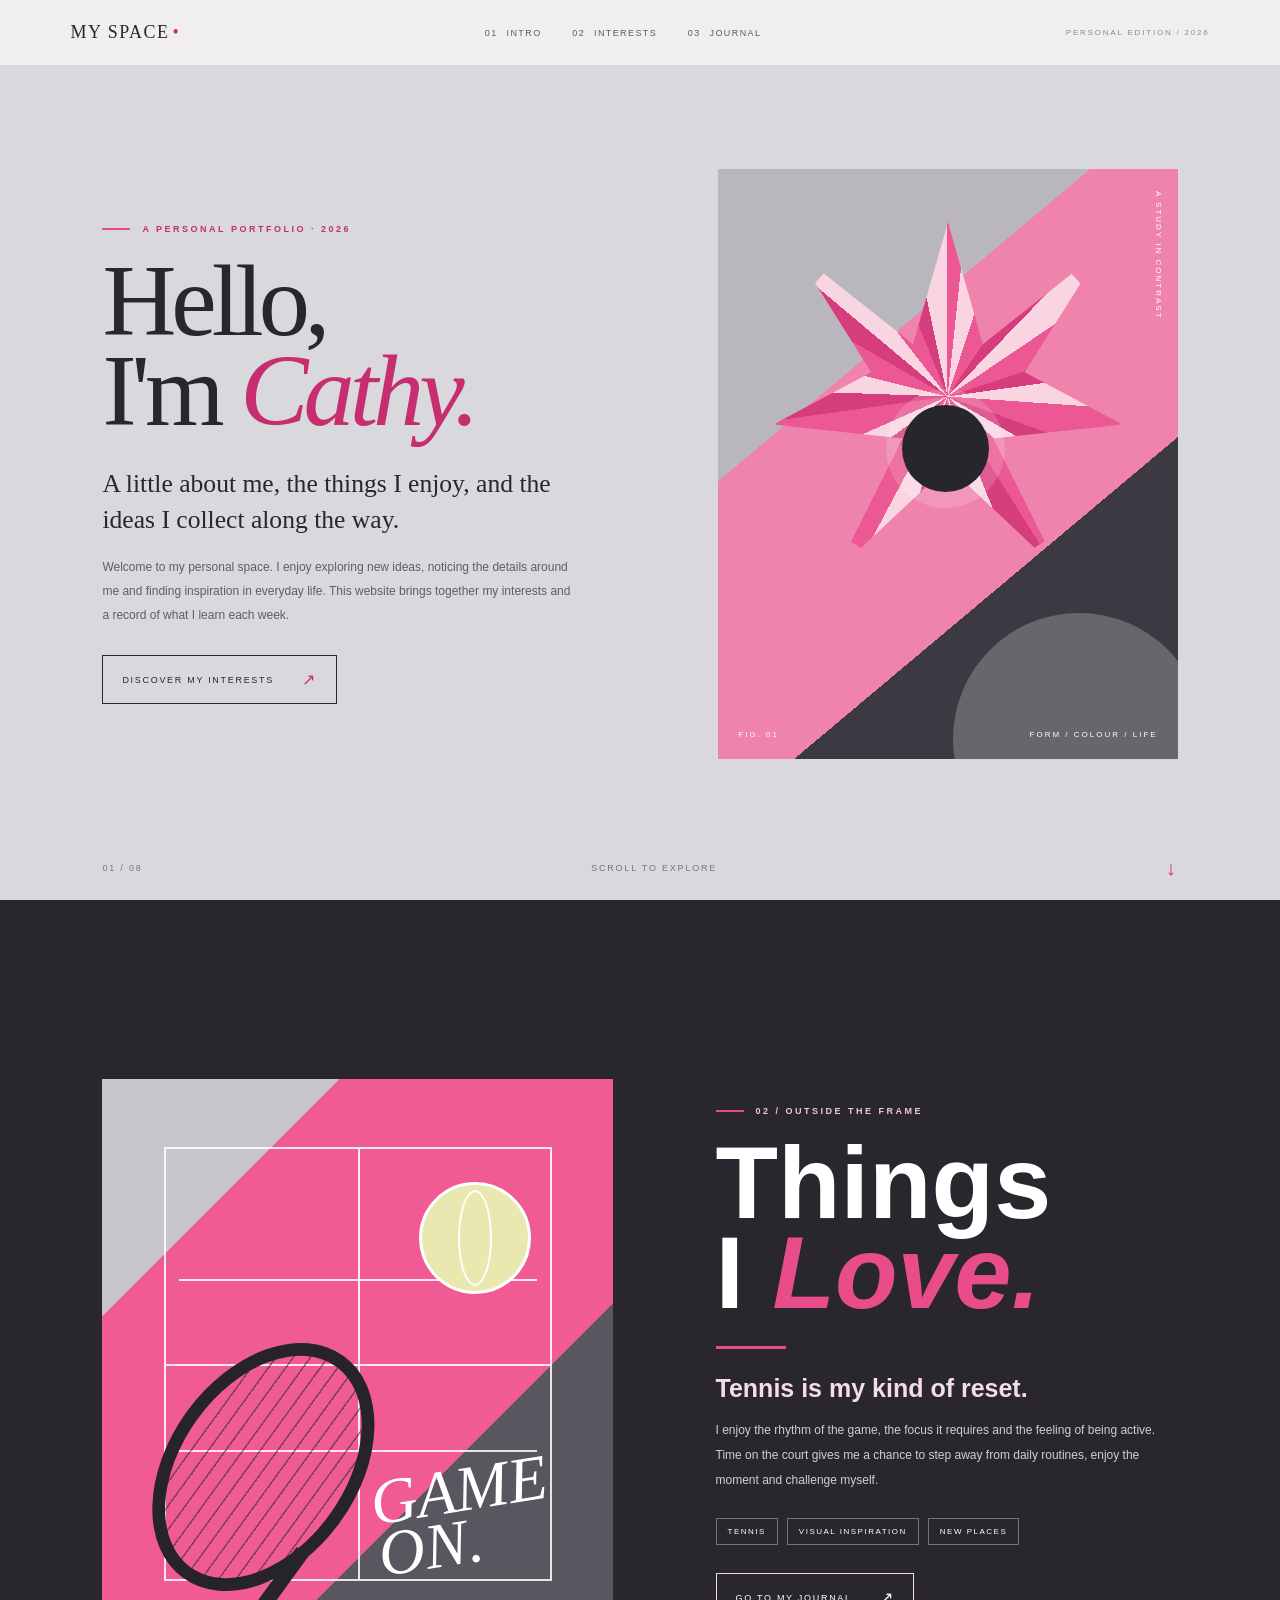
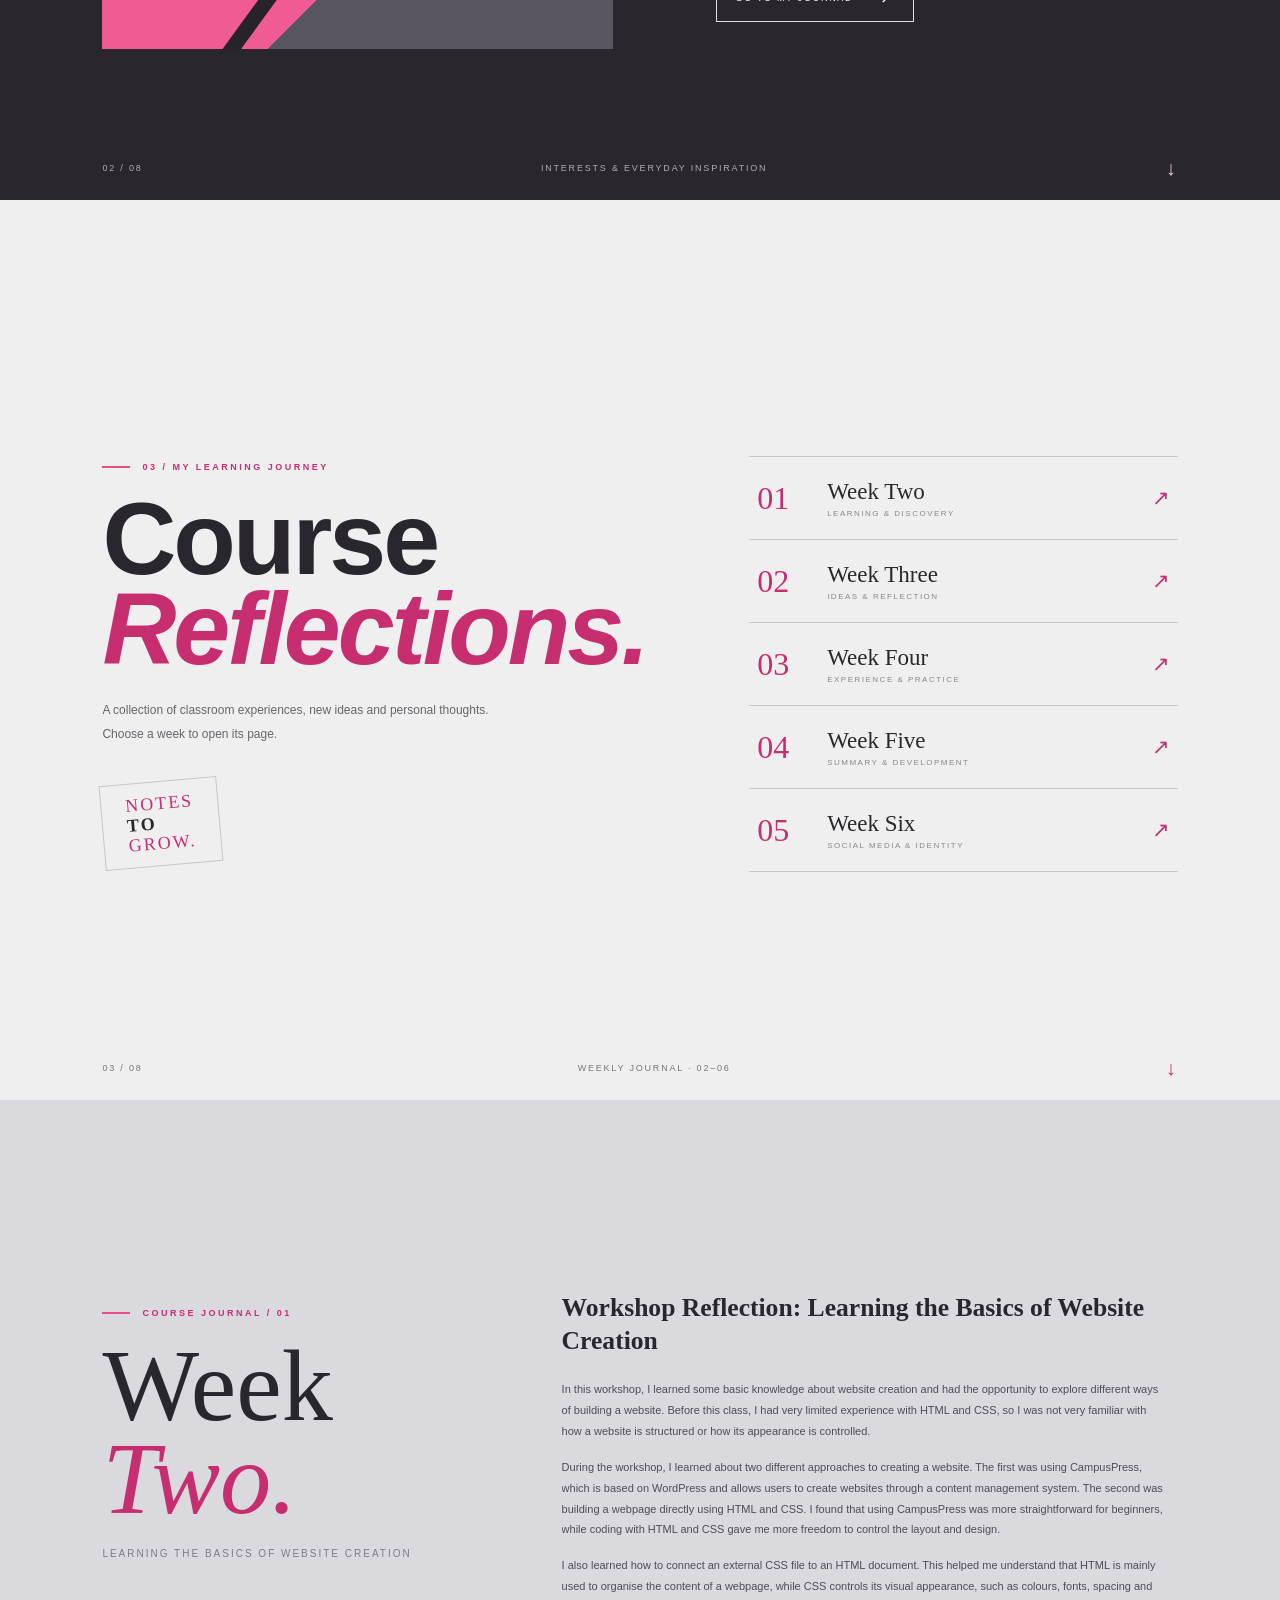
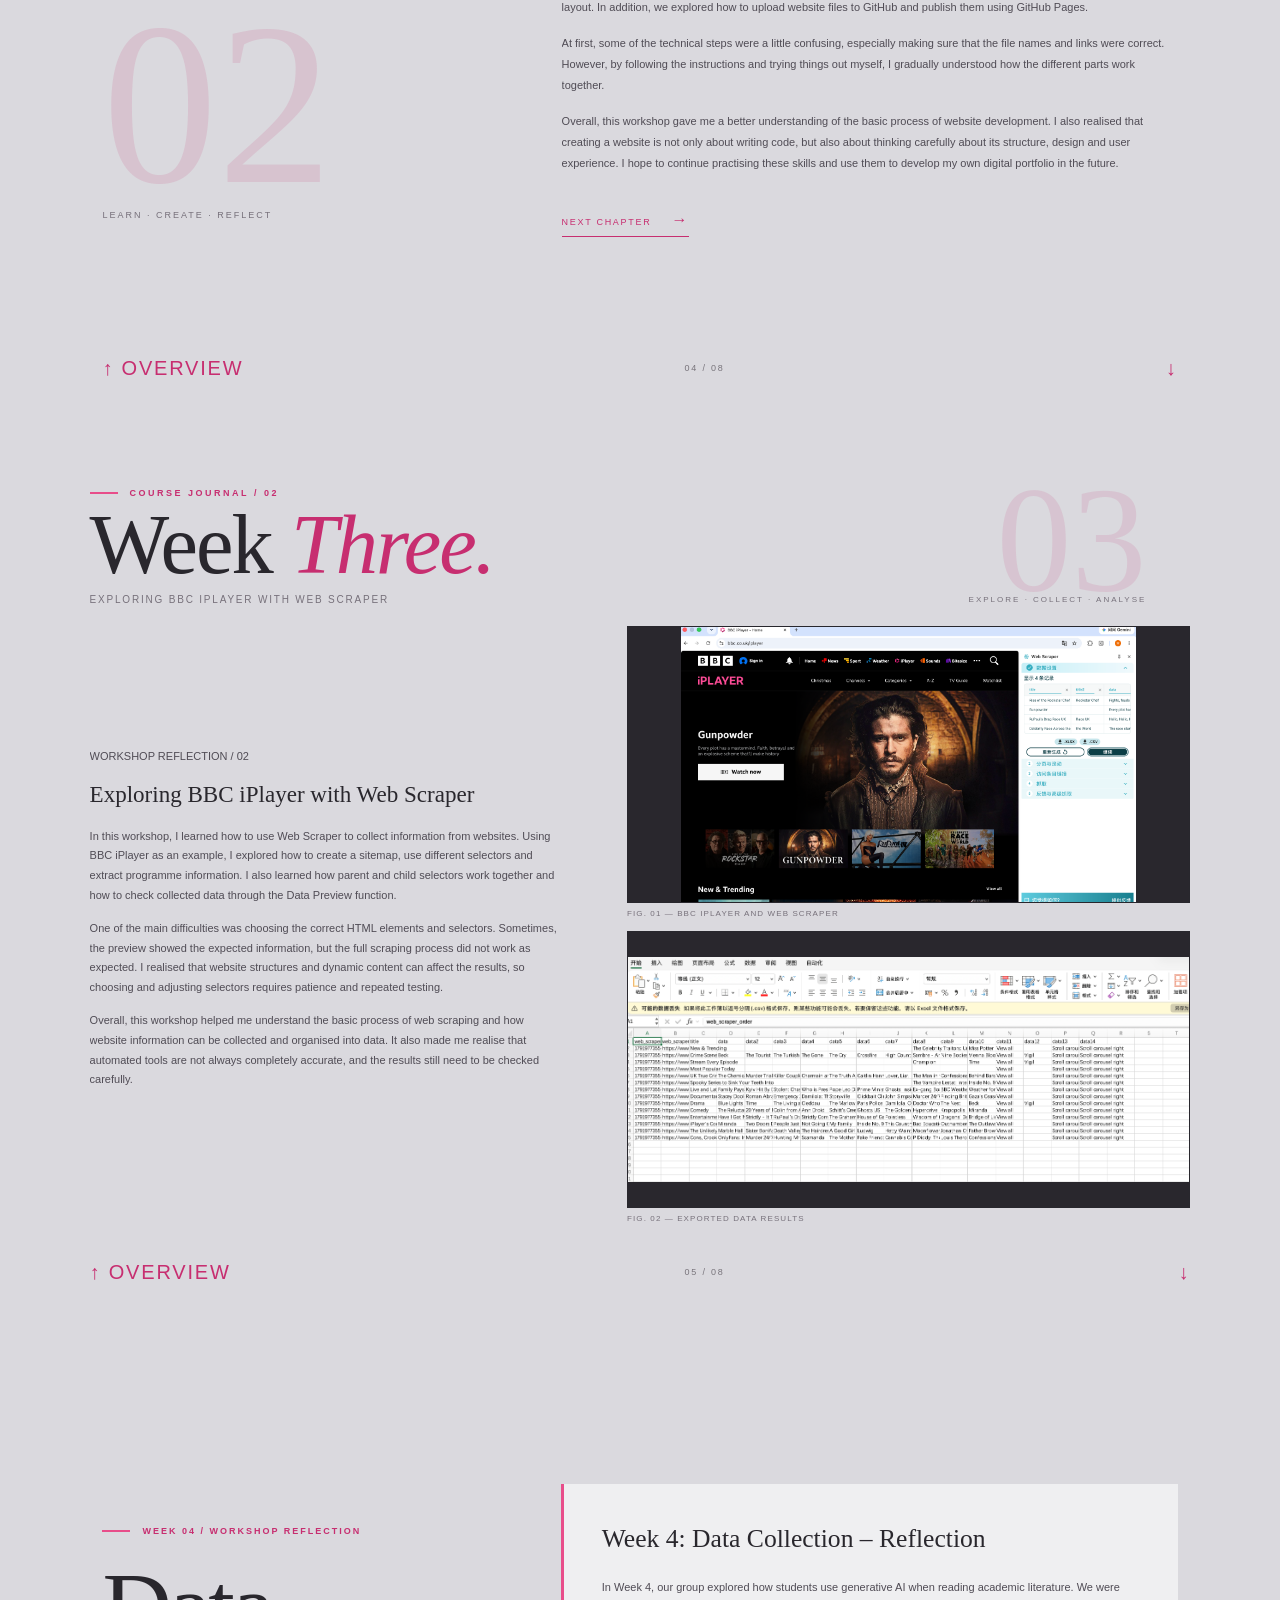
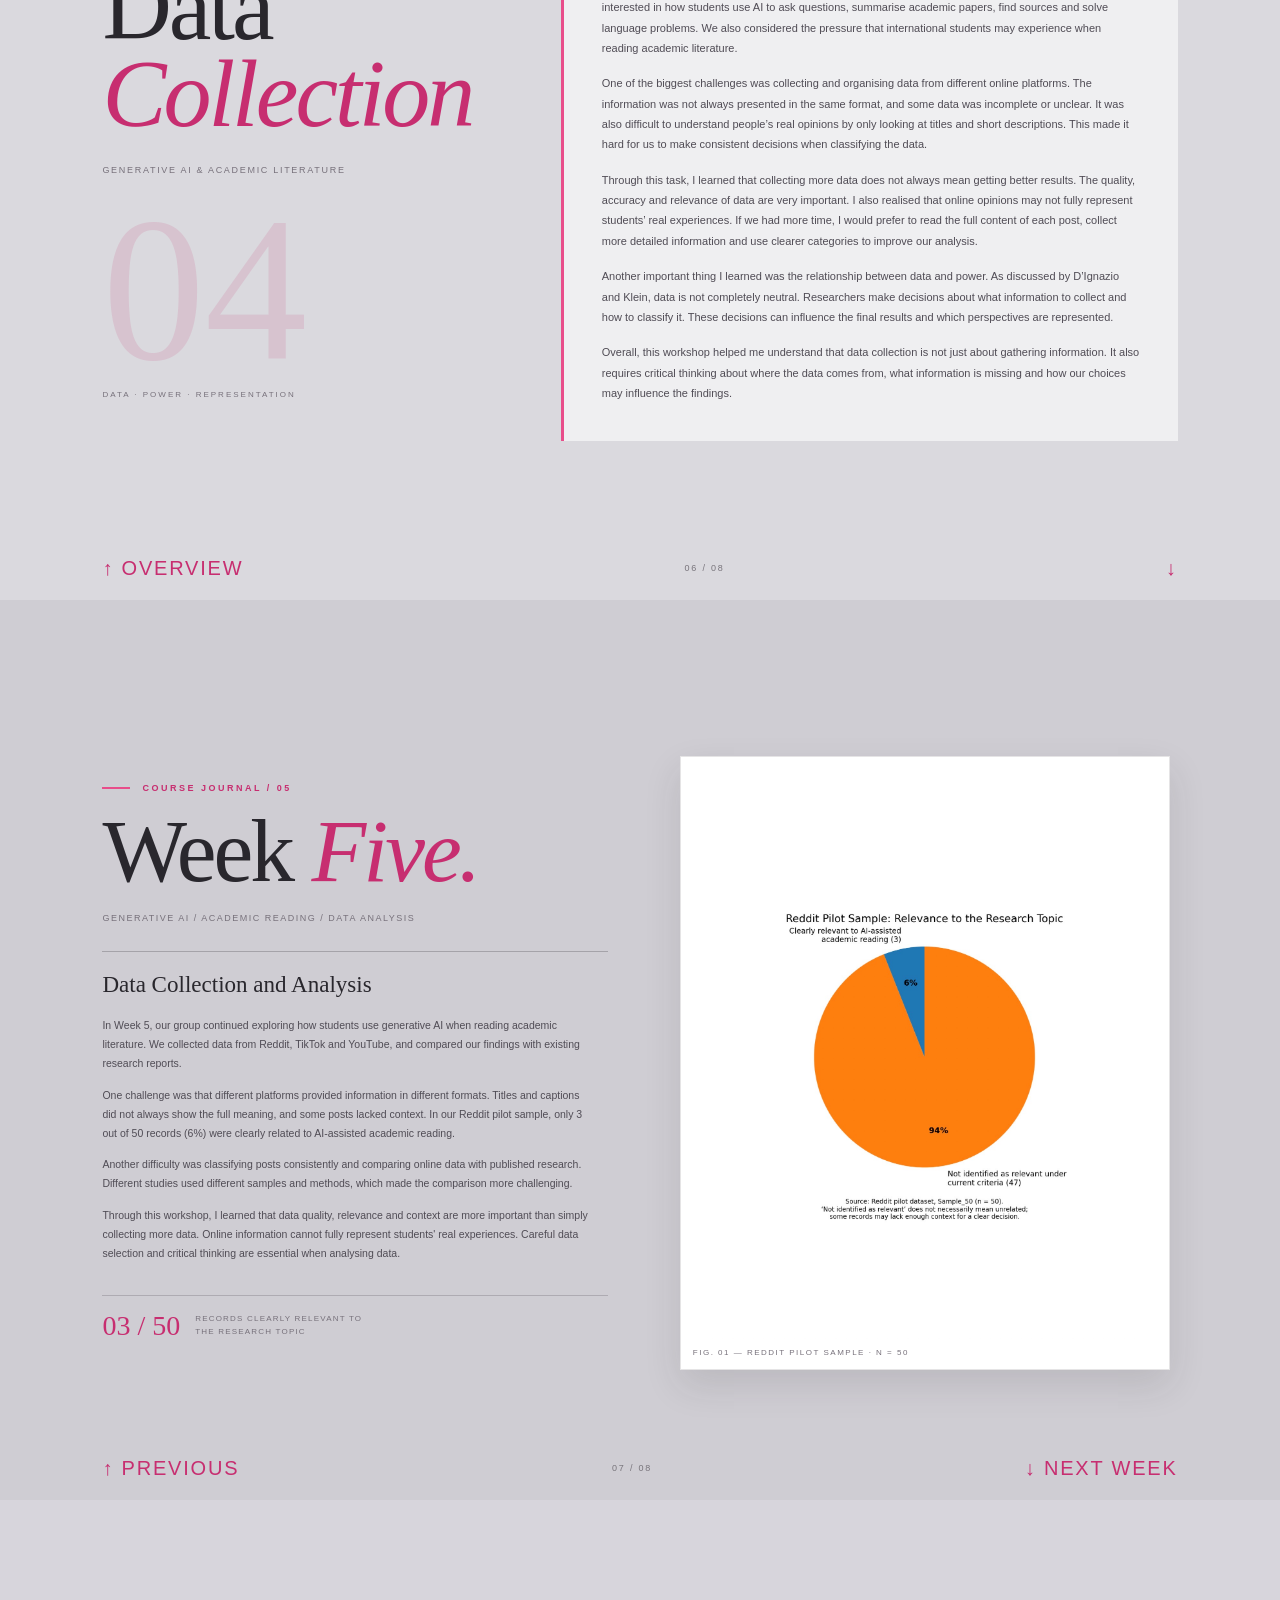
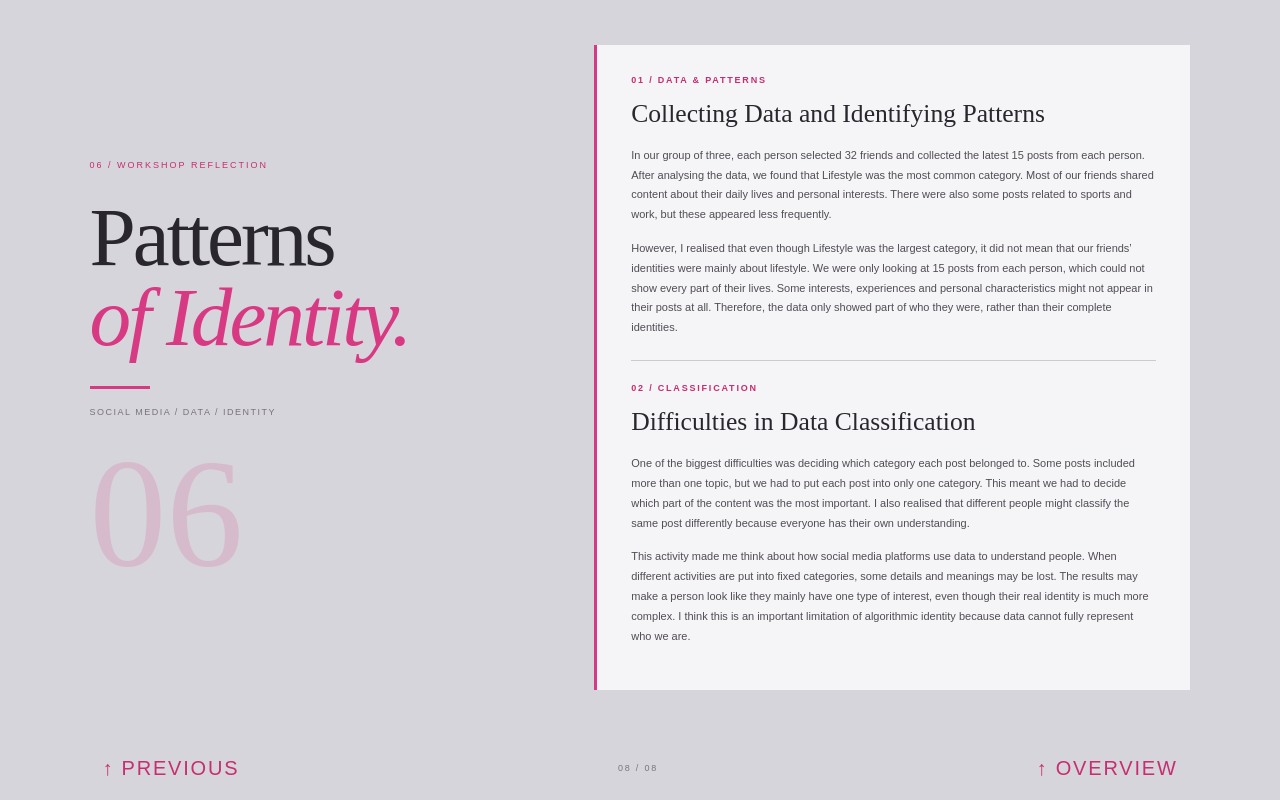
<file: index.html>
<!DOCTYPE html>
<html lang="en">
<head>
  <meta charset="UTF-8">
  <meta name="viewport" content="width=device-width, initial-scale=1.0">
  <meta name="description" content="A personal portfolio and weekly course reflection journal.">
  <title>My Space — Personal Portfolio</title>
  <link rel="stylesheet" href="./stylesheet.css">
</head>
<body>
  <header class="topbar">
    <a class="brand" href=" ">MY SPACE<span>•</span></a >
    <nav aria-label="Slide navigation">
      <a href="#home">01 <span>INTRO</span></a >
      <a href="#interests">02 <span>INTERESTS</span></a >
      <a href="#reflections">03 <span>JOURNAL</span></a >
    </nav>
    <div class="topbar-note">PERSONAL EDITION / 2026</div>
  </header>

  <main class="deck">

    <section class="slide slide-home" id="home" aria-label="Personal introduction">
      <div class="home-copy">
        <p class="kicker"><span class="kicker-line"></span> A PERSONAL PORTFOLIO · 2026</p >
        <h1>Hello,<br>I'm <em>Cathy.</em></h1>
        <p class="home-lead">A little about me, the things I enjoy, and the ideas I collect along the way.</p >
        <p class="home-body">Welcome to my personal space. I enjoy exploring new ideas, noticing the details around me and finding inspiration in everyday life. This website brings together my interests and a record of what I learn each week.</p >
        <a class="pill-link" href="#interests">DISCOVER MY INTERESTS <span>↗</span></a >
      </div>

      <div class="home-art" aria-label="Abstract editorial flower illustration" role="img">
        <div class="flower flower-large"><i></i></div>
        <div class="flower flower-small"><i></i></div>
        <div class="art-disc"></div>
        <div class="art-caption"><span>FIG. 01</span><span>FORM / COLOUR / LIFE</span></div>
        <div class="art-vertical">A STUDY IN CONTRAST</div>
      </div>

      <div class="slide-bottom">
        <span>01 / 08</span>
        <span>SCROLL TO EXPLORE</span>
        <a href="#interests" aria-label="Next slide">↓</a >
      </div>
    </section>


    <section class="slide slide-interests" id="interests" aria-label="Interests">
      <div class="interest-art" role="img" aria-label="Abstract tennis court, racket and ball illustration">
        <div class="court"></div>
        <div class="court-line court-line-a"></div>
        <div class="court-line court-line-b"></div>
        <div class="racket"></div>
        <div class="racket-grip"></div>
        <div class="ball"></div>
        <span class="art-stamp">GAME<br>ON.</span>
      </div>

      <div class="interest-copy">
        <p class="kicker kicker-light"><span class="kicker-line"></span> 02 / OUTSIDE THE FRAME</p >
        <h2>Things<br>I <em>Love.</em></h2>
        <div class="pink-rule"></div>
        <h3>Tennis is my kind of reset.</h3>
        <p>I enjoy the rhythm of the game, the focus it requires and the feeling of being active. Time on the court gives me a chance to step away from daily routines, enjoy the moment and challenge myself.</p >
        <div class="interest-tags">
          <span>TENNIS</span>
          <span>VISUAL INSPIRATION</span>
          <span>NEW PLACES</span>
        </div>
        <a class="pill-link pill-light" href="#reflections">GO TO MY JOURNAL <span>↗</span></a >
      </div>

      <div class="slide-bottom slide-bottom-light">
        <span>02 / 08</span>
        <span>INTERESTS & EVERYDAY INSPIRATION</span>
        <a href="#reflections" aria-label="Next slide">↓</a >
      </div>
    </section>


    <section class="slide slide-reflections" id="reflections" aria-label="Course reflections overview">
      <div class="reflection-intro">
        <p class="kicker"><span class="kicker-line"></span> 03 / MY LEARNING JOURNEY</p >
        <h2>Course<br><em>Reflections.</em></h2>
        <p>A collection of classroom experiences, new ideas and personal thoughts. Choose a week to open its page.</p >
        <div class="overview-mark">NOTES<br><b>TO</b><br>GROW.</div>
      </div>

      <div class="week-menu">

        <!-- WEEK TWO -->
        <a href="#week-2">
          <span class="menu-no">01</span>
          <span class="menu-name">Week Two<small>LEARNING & DISCOVERY</small></span>
          <span class="menu-arrow">↗</span>
        </a >

        <!-- WEEK THREE -->
        <a href="#week-3">
          <span class="menu-no">02</span>
          <span class="menu-name">Week Three<small>IDEAS & REFLECTION</small></span>
          <span class="menu-arrow">↗</span>
        </a >

        <!-- WEEK FOUR -->
        <a href="#week-4">
          <span class="menu-no">03</span>
          <span class="menu-name">Week Four<small>EXPERIENCE & PRACTICE</small></span>
          <span class="menu-arrow">↗</span>
        </a >

        <!-- WEEK FIVE -->
        <a href="#week-5">
          <span class="menu-no">04</span>
          <span class="menu-name">Week Five<small>SUMMARY & DEVELOPMENT</small></span>
          <span class="menu-arrow">↗</span>
        </a >

        <!-- WEEK SIX -->
        <a href="#week-6">
          <span class="menu-no">05</span>
          <span class="menu-name">Week Six<small>SOCIAL MEDIA & IDENTITY</small></span>
          <span class="menu-arrow">↗</span>
        </a >

      </div>

      <!-- PAGE BOTTOM -->
      <div class="slide-bottom">
        <span>03 / 08</span>
        <span>WEEKLY JOURNAL · 02–06</span>
        <a href="#week-2" aria-label="Next slide">↓</a >
      </div>

    </section>


    <section class="slide week-slide week-two week-text-only" id="week-2" aria-label="Week 2 reflection">

      <div class="week-heading">
        <p class="kicker">
          <span class="kicker-line"></span>
          COURSE JOURNAL / 01
        </p >

        <h2>Week <em>Two.</em></h2>

        <p class="week-subtitle">Learning the Basics of Website Creation</p >

        <div class="week-number">02</div>
        <p class="week-label">LEARN · CREATE · REFLECT</p >
      </div>

      <div class="week-content week-reflection-text">

        <h3>Workshop Reflection: Learning the Basics of Website Creation</h3>

        <p>
          In this workshop, I learned some basic knowledge about website creation and had the opportunity to explore different ways of building a website. Before this class, I had very limited experience with HTML and CSS, so I was not very familiar with how a website is structured or how its appearance is controlled.
        </p >

        <p>
          During the workshop, I learned about two different approaches to creating a website. The first was using CampusPress, which is based on WordPress and allows users to create websites through a content management system. The second was building a webpage directly using HTML and CSS. I found that using CampusPress was more straightforward for beginners, while coding with HTML and CSS gave me more freedom to control the layout and design.
        </p >

        <p>
          I also learned how to connect an external CSS file to an HTML document. This helped me understand that HTML is mainly used to organise the content of a webpage, while CSS controls its visual appearance, such as colours, fonts, spacing and layout. In addition, we explored how to upload website files to GitHub and publish them using GitHub Pages.
        </p >

        <p>
          At first, some of the technical steps were a little confusing, especially making sure that the file names and links were correct. However, by following the instructions and trying things out myself, I gradually understood how the different parts work together.
        </p >

        <p>
          Overall, this workshop gave me a better understanding of the basic process of website development. I also realised that creating a website is not only about writing code, but also about thinking carefully about its structure, design and user experience. I hope to continue practising these skills and use them to develop my own digital portfolio in the future.
        </p >

        <a class="text-link" href="#week-3">NEXT CHAPTER <span>→</span></a >

      </div>

      <div class="slide-bottom">
        <a href="#reflections">↑ OVERVIEW</a >
        <span>04 / 08</span>
        <a href="#week-3" aria-label="Next slide">↓</a >
      </div>

    </section>

    <section class="slide week-slide week-three-custom" id="week-3" aria-label="Week 3 reflection">

      <!-- WEEK 3 HEADER -->
      <div class="week-three-heading">

        <p class="kicker">
          <span class="kicker-line"></span>
          COURSE JOURNAL / 02
        </p >

        <h2>Week <em>Three.</em></h2>

        <p class="week-three-subtitle">
          Exploring BBC iPlayer with Web Scraper
        </p >

        <div class="week-three-number">03</div>

        <p class="week-three-label">
          EXPLORE · COLLECT · ANALYSE
        </p >

      </div>


      <!-- MAIN CONTENT -->
      <div class="week-three-main week-three-layout">

        <!-- LEFT: REFLECTION -->
        <div class="week-three-copy">

          <p class="week-three-section-label">
            WORKSHOP REFLECTION / 02
          </p >

          <h3>
            Exploring BBC iPlayer with Web Scraper
          </h3>

          <p>
            In this workshop, I learned how to use Web Scraper to collect information from websites. Using BBC iPlayer as an example, I explored how to create a sitemap, use different selectors and extract programme information. I also learned how parent and child selectors work together and how to check collected data through the Data Preview function.
          </p >

          <p>
            One of the main difficulties was choosing the correct HTML elements and selectors. Sometimes, the preview showed the expected information, but the full scraping process did not work as expected. I realised that website structures and dynamic content can affect the results, so choosing and adjusting selectors requires patience and repeated testing.
          </p >

          <p>
            Overall, this workshop helped me understand the basic process of web scraping and how website information can be collected and organised into data. It also made me realise that automated tools are not always completely accurate, and the results still need to be checked carefully.
          </p >

        </div>


        <!-- RIGHT: IMAGE GALLERY -->
        <div class="week-three-gallery week-three-gallery-fixed">

          <figure class="week-three-figure">

            <img
              class="week-three-img"
              src="./week3-bbc.jpeg"
              alt="BBC iPlayer website with Web Scraper data preview">

            <figcaption>
              FIG. 01 — BBC iPlayer and Web Scraper
            </figcaption>

          </figure>


          <figure class="week-three-figure">

            <img
              class="week-three-img"
              src="./week3-data.png"
              alt="Exported web scraping data displayed in Excel">

            <figcaption>
              FIG. 02 — Exported data results
            </figcaption>

          </figure>

        </div>

      </div>


      <!-- BOTTOM NAVIGATION -->
      <div class="slide-bottom">

        <a href=" ">↑ OVERVIEW</a >

        <span>05 / 08</span>

        <a href="#week-4" aria-label="Next slide">↓</a >

      </div>

    </section>


    <!-- WEEK 4 -->
    <section id="week-4" class="slide week-four-custom">

      <!-- LEFT: EDITORIAL HEADING -->
      <div class="week-four-side">

        <p class="kicker">
          <span class="kicker-line"></span>
          WEEK 04 / WORKSHOP REFLECTION
        </p >

        <h2>
          Data<br>
          <em>Collection</em>
        </h2>

        <p class="week-four-subtitle">
          GENERATIVE AI & ACADEMIC LITERATURE
        </p >

        <div class="week-four-number">04</div>

        <p class="week-four-label">
          DATA · POWER · REPRESENTATION
        </p >

      </div>


      <!-- RIGHT: REFLECTION TEXT -->
      <div class="week-four-body">

        <h3>Week 4: Data Collection – Reflection</h3>

        <p>
          In Week 4, our group explored how students use generative AI
          when reading academic literature. We were interested in how
          students use AI to ask questions, summarise academic papers,
          find sources and solve language problems. We also considered
          the pressure that international students may experience when
          reading academic literature.
        </p >

        <p>
          One of the biggest challenges was collecting and organising
          data from different online platforms. The information was not
          always presented in the same format, and some data was
          incomplete or unclear. It was also difficult to understand
          people’s real opinions by only looking at titles and short
          descriptions. This made it hard for us to make consistent
          decisions when classifying the data.
        </p >

        <p>
          Through this task, I learned that collecting more data does
          not always mean getting better results. The quality, accuracy
          and relevance of data are very important. I also realised
          that online opinions may not fully represent students’ real
          experiences. If we had more time, I would prefer to read the
          full content of each post, collect more detailed information
          and use clearer categories to improve our analysis.
        </p >

        <p>
          Another important thing I learned was the relationship between
          data and power. As discussed by D’Ignazio and Klein, data is
          not completely neutral. Researchers make decisions about
          what information to collect and how to classify it. These
          decisions can influence the final results and which
          perspectives are represented.
        </p >

        <p>
          Overall, this workshop helped me understand that data
          collection is not just about gathering information. It also
          requires critical thinking about where the data comes from,
          what information is missing and how our choices may influence
          the findings.
        </p >

      </div>


      <!-- BOTTOM NAVIGATION -->
      <div class="slide-bottom">

        <a href="#reflections">↑ OVERVIEW</a >

        <span>06 / 08</span>

        <a href="#week-5" aria-label="Next slide">↓</a >

      </div>

    </section>

    <!-- WEEK 5 -->
    <section id="week-5" class="slide week-slide week-five-custom">

      <!-- LEFT: REFLECTION TEXT -->
      <div class="week-five-copy">

        <p class="kicker">
          <span class="kicker-line"></span>
          COURSE JOURNAL / 05
        </p >

        <h2>Week <em>Five.</em></h2>

        <p class="week-five-subtitle">
          GENERATIVE AI / ACADEMIC READING / DATA ANALYSIS
        </p >

        <div class="week-five-text">

          <h3>Data Collection and Analysis</h3>

          <p>
            In Week 5, our group continued exploring how students use
            generative AI when reading academic literature. We collected
            data from Reddit, TikTok and YouTube, and compared our
            findings with existing research reports.
          </p >

          <p>
            One challenge was that different platforms provided
            information in different formats. Titles and captions
            did not always show the full meaning, and some posts
            lacked context. In our Reddit pilot sample, only 3 out
            of 50 records (6%) were clearly related to AI-assisted
            academic reading.
          </p >

          <p>
            Another difficulty was classifying posts consistently
            and comparing online data with published research.
            Different studies used different samples and methods,
            which made the comparison more challenging.
          </p >

          <p>
            Through this workshop, I learned that data quality,
            relevance and context are more important than simply
            collecting more data. Online information cannot fully
            represent students' real experiences. Careful data
            selection and critical thinking are essential when
            analysing data.
          </p >

        </div>

        <div class="week-five-stat">
          <span class="week-five-stat-number">03 / 50</span>
          <span class="week-five-stat-caption">
            RECORDS CLEARLY RELEVANT TO THE RESEARCH TOPIC
          </span>
        </div>

      </div>


      <!-- RIGHT: REDDIT DATA CHART -->
      <div class="week-five-visual">

        <figure class="week-five-figure">

          <img
            src="./week5-reddit-sample.jpeg"
            alt="Reddit pilot sample showing 3 clearly relevant records out of 50"
          >

          <figcaption>
            FIG. 01 — REDDIT PILOT SAMPLE · N = 50
          </figcaption>

        </figure>

      </div>


      <!-- BOTTOM NAVIGATION -->
      <div class="slide-bottom">
        <a href=" ">↑ PREVIOUS</a >
        <span>07 / 08</span>
        <a href="#week-6">↓ NEXT WEEK</a >
      </div>

    </section>


    <!-- WEEK SIX -->
    <section id="week-6" class="slide week-six-custom">

      <div class="week-six-inner">

        <div class="week-six-heading">

          <p class="week-six-kicker">
            06 / WORKSHOP REFLECTION
          </p >

          <h2>
            Patterns<br>
            <em>of Identity.</em>
          </h2>

          <div class="week-six-line"></div>

          <p class="week-six-caption">
            SOCIAL MEDIA / DATA / IDENTITY
          </p >

          <span class="week-six-number">06</span>

        </div>


        <div class="week-six-content">

          <article class="week-six-block">

            <p class="week-six-label">01 / DATA & PATTERNS</p >

            <h3>Collecting Data and Identifying Patterns</h3>

            <p>
              In our group of three, each person selected 32 friends and collected the latest 15 posts from each person. After analysing the data, we found that Lifestyle was the most common category. Most of our friends shared content about their daily lives and personal interests. There were also some posts related to sports and work, but these appeared less frequently.
            </p >

            <p>
              However, I realised that even though Lifestyle was the largest category, it did not mean that our friends’ identities were mainly about lifestyle. We were only looking at 15 posts from each person, which could not show every part of their lives. Some interests, experiences and personal characteristics might not appear in their posts at all. Therefore, the data only showed part of who they were, rather than their complete identities.
            </p >

          </article>


          <article class="week-six-block">

            <p class="week-six-label">02 / CLASSIFICATION</p >

            <h3>Difficulties in Data Classification</h3>

            <p>
              One of the biggest difficulties was deciding which category each post belonged to. Some posts included more than one topic, but we had to put each post into only one category. This meant we had to decide which part of the content was the most important. I also realised that different people might classify the same post differently because everyone has their own understanding.
            </p >

            <p>
              This activity made me think about how social media platforms use data to understand people. When different activities are put into fixed categories, some details and meanings may be lost. The results may make a person look like they mainly have one type of interest, even though their real identity is much more complex. I think this is an important limitation of algorithmic identity because data cannot fully represent who we are.
            </p >

          </article>

        </div>

      </div>


      <div class="slide-bottom">
        <a href="#week-5">↑ PREVIOUS</a >
        <span>08 / 08</span>
        <a href="#reflections">↑ OVERVIEW</a >
      </div>

    </section>

  </main>
</body>
</html>
</file>
<file: stylesheet.css>
:root {
  --ink: #29272D;
  --ink-2: #403D45;
  --grey: #D9D8DC;
  --paper: #F2F1F0;
  --white: #FFFFFF;
  --pink: #E84D8A;
  --pink-dark: #C72E70;
  --pink-soft: #F4C5D7;
  --line: rgba(41,39,45,.22);
  --serif: Georgia, "Times New Roman", serif;
  --sans: Arial, Helvetica, sans-serif;
}
* {
  box-sizing: border-box;
  margin: 0;
  padding: 0;
}
html {
  scroll-behavior: smooth;
  scroll-snap-type: y mandatory;
}
body {
  color: var(--ink);
  background: var(--paper);
  font-family: var(--sans);
  overflow-x: hidden;
}
a {
  color: inherit;
  text-decoration: none;
}
.topbar {
  position: fixed;
  inset: 0 0 auto 0;
  z-index: 50;
  height: 66px;
  padding: 0 5.5vw;
  display: flex;
  align-items: center;
  justify-content: space-between;
  background: rgba(242,241,240,.94);
  border-bottom: 1px solid rgba(41,39,45,.12);
  backdrop-filter: blur(12px);
}
.brand {
  font-family: var(--serif);
  font-size: 18px;
  letter-spacing: 1.5px;
  white-space: nowrap;
}
.brand span {
  color: var(--pink-dark);
  padding-left: 3px;
}
.topbar nav {
  display: flex;
  gap: clamp(12px,2.4vw,34px);
}
.topbar nav a {
  font-size: 9px;
  letter-spacing: 1.4px;
  color: #5D5961;
}
.topbar nav a:hover {
  color: var(--pink-dark);
}
.topbar nav a span {
  margin-left: 5px;
}
.topbar-note {
  font-size: 8px;
  letter-spacing: 1.8px;
  color: #8E8991;
}
.deck {
  width: 100%;
}
.slide {
  min-height: 100vh;
  height: 100vh;
  min-height: 100svh;
  height: 100svh;
  position: relative;
  padding: 100px 8vw 72px;
  display: flex;
  align-items: center;
  overflow: hidden;
  scroll-snap-align: start;
  scroll-snap-stop: always;
}
.slide-bottom {
  position: absolute;
  left: 8vw;
  right: 8vw;
  bottom: 22px;
  display: flex;
  align-items: center;
  justify-content: space-between;
  color: #79757C;
  font-size: 9px;
  letter-spacing: 1.8px;
}
.slide-bottom a {
  font-size: 20px;
  color: var(--pink-dark);
  line-height: 1;
}
.slide-bottom-light {
  color: rgba(255,255,255,.62);
}
.slide-bottom-light a {
  color: var(--pink-soft);
}
.kicker {
  color: var(--pink-dark);
  font-size: 9px;
  letter-spacing: 2.5px;
  font-weight: 700;
  display: flex;
  align-items: center;
  gap: 12px;
  margin-bottom: 22px;
}
.kicker-line {
  width: 28px;
  height: 2px;
  background: var(--pink);
  display: inline-block;
}
.kicker-light {
  color: var(--pink-soft);
}
/* SLIDE 1 */
.slide-home {
  background: #D9D8DC;
  display: grid;
  grid-template-columns: 1.08fr .92fr;
  gap: 6vw;
}
.home-copy {
  position: relative;
  z-index: 2;
  max-width: 650px;
}
.home-copy h1 {
  font-family: var(--serif);
  font-size: clamp(68px,8vw,118px);
  line-height: .88;
  letter-spacing: -5px;
  font-weight: 400;
  margin-bottom: 30px;
  color: var(--ink);
}
.home-copy h1 em {
  font-style: italic;
  color: var(--pink-dark);
}
.home-lead {
  max-width: 470px;
  font-family: var(--serif);
  font-size: clamp(19px,2vw,26px);
  line-height: 1.4;
  margin-bottom: 18px;
}
.home-body {
  max-width: 470px;
  font-size: 12px;
  line-height: 2;
  color: #605D65;
}
.pill-link {
  display: inline-flex;
  gap: 28px;
  align-items: center;
  padding: 14px 19px;
  margin-top: 28px;
  border: 1px solid var(--ink);
  font-size: 9px;
  letter-spacing: 1.7px;
  transition: background .2s,color .2s;
}
.pill-link span {
  font-size: 16px;
  color: var(--pink-dark);
}
.pill-link:hover {
  background: var(--ink);
  color: white;
}
.home-art {
  position: relative;
  height: min(68vh,590px);
  min-height: 330px;
  overflow: hidden;
  background: linear-gradient(140deg,#B9B7BD 0 32%,#EF83AC 32% 67%,#3D3942 67%);
}
.home-art::before {
  content: "";
  position: absolute;
  width: 76%;
  aspect-ratio: 1;
  left: 12%;
  top: 9%;
  border-radius: 50%;
  background: repeating-conic-gradient(from 6deg at 50% 50%,#F8D5E1 0deg 12deg,#EB5893 12deg 28deg,#D63D7C 28deg 38deg);
  clip-path: polygon(50% 0,60% 35%,94% 8%,72% 43%,100% 58%,63% 62%,82% 100%,50% 70%,18% 100%,37% 62%,0 58%,28% 43%,6% 8%,40% 35%);
}
.home-art::after {
  content: "";
  position: absolute;
  width: 19%;
  aspect-ratio: 1;
  left: 40%;
  top: 40%;
  border-radius: 50%;
  background: #28262D;
  box-shadow: 0 0 0 16px rgba(255,255,255,.16);
}
.art-disc {
  position: absolute;
  right: -6%;
  bottom: -18%;
  width: 55%;
  aspect-ratio: 1;
  border-radius: 50%;
  background: rgba(255,255,255,.22);
}
.art-caption {
  position: absolute;
  z-index: 3;
  left: 20px;
  right: 20px;
  bottom: 20px;
  display: flex;
  justify-content: space-between;
  color: white;
  font-size: 8px;
  letter-spacing: 2px;
}
.art-vertical {
  position: absolute;
  z-index: 3;
  right: 15px;
  top: 22px;
  writing-mode: vertical-rl;
  font-size: 8px;
  color: white;
  letter-spacing: 2px;
}
/* SLIDE 2 */
.slide-interests {
  background: var(--ink);
  color: white;
  display: grid;
  grid-template-columns: 1.05fr .95fr;
  gap: 8vw;
}
.interest-art {
  position: relative;
  min-height: min(65vh,570px);
  background: linear-gradient(135deg,#C7C5CB 0 22%,#F05B94 22% 68%,#5A5660 68%);
  overflow: hidden;
}
.court {
  position: absolute;
  inset: 12%;
  border: 2px solid rgba(255,255,255,.85);
}
.court::before,
.court::after {
  content: "";
  position: absolute;
  background: rgba(255,255,255,.85);
}
.court::before {
  width: 2px;
  height: 100%;
  left: 50%;
  top: 0;
}
.court::after {
  height: 2px;
  width: 100%;
  left: 0;
  top: 50%;
}
.court-line {
  position: absolute;
  background: rgba(255,255,255,.85);
  z-index: 2;
}
.court-line-a {
  width: 70%;
  height: 2px;
  top: 35%;
  left: 15%;
}
.court-line-b {
  width: 70%;
  height: 2px;
  top: 65%;
  left: 15%;
}
.racket {
  position: absolute;
  width: 37%;
  height: 48%;
  border: 13px solid #26242A;
  border-radius: 50%;
  transform: rotate(36deg);
  left: 13%;
  bottom: 8%;
  z-index: 3;
  background: repeating-linear-gradient(90deg,transparent 0 12px,rgba(38,36,42,.55) 13px 14px);
}
.racket-grip {
  position: absolute;
  width: 15px;
  height: 30%;
  background: #26242A;
  transform: rotate(36deg);
  left: 28%;
  bottom: -10%;
  z-index: 2;
}
.ball {
  position: absolute;
  right: 16%;
  top: 18%;
  width: 22%;
  aspect-ratio: 1;
  border-radius: 50%;
  background: #E9E8B1;
  border: 3px solid white;
  z-index: 4;
}
.ball::after {
  content: "";
  position: absolute;
  inset: 5px 34%;
  border: 2px solid white;
  border-radius: 50%;
}
.art-stamp {
  position: absolute;
  z-index: 5;
  right: 12%;
  bottom: 14%;
  font-family: var(--serif);
  font-size: clamp(35px,5vw,64px);
  line-height: .82;
  font-style: italic;
  color: white;
  transform: rotate(-9deg);
}
.interest-copy {
  max-width: 540px;
}
.interest-copy h2 {
  font-size: clamp(70px,8vw,110px);
  line-height: .88;
  margin-bottom: 28px;
}
.interest-copy h2 em {
  color: var(--pink);
}
.pink-rule {
  width: 70px;
  height: 3px;
  background: var(--pink);
  margin: 25px 0;
}
.interest-copy h3 {
  font-size: 25px;
  margin-bottom: 15px;
  color: #F5DDE7;
}
.interest-copy > p:not(.kicker) {
  font-size: 12px;
  line-height: 2.1;
  color: #D1CED3;
  max-width: 440px;
}
.interest-tags {
  display: flex;
  flex-wrap: wrap;
  gap: 9px;
  margin-top: 25px;
}
.interest-tags span {
  border: 1px solid #77727B;
  padding: 8px 11px;
  font-size: 8px;
  letter-spacing: 1.5px;
}
.pill-light {
  border-color: #E7DCE2;
  color: white;
}
.pill-light span {
  color: var(--pink-light);
}
.pill-light:hover {
  background: white;
  color: var(--ink);
}
/* SLIDE 3 */
.slide-reflections {
  background: #F0EFF0;
  display: grid;
  grid-template-columns: .95fr 1.05fr;
  gap: 8vw;
}
.reflection-intro h2 {
  font-size: clamp(68px,8vw,108px);
  line-height: .88;
  letter-spacing: -3px;
  margin-bottom: 24px;
}
.reflection-intro h2 em {
  color: var(--pink-dark);
}
.reflection-intro > p:not(.kicker) {
  max-width: 390px;
  color: #68646D;
  font-size: 12px;
  line-height: 2;
}
.overview-mark {
  margin-top: 35px;
  display: inline-block;
  padding: 12px 24px;
  border: 1px solid #C9C5CC;
  font-family: var(--serif);
  font-size: 18px;
  line-height: 1.1;
  letter-spacing: 2px;
  color: var(--pink-dark);
  transform: rotate(-5deg);
}
.overview-mark b {
  color: var(--ink);
}
.week-menu {
  border-top: 1px solid #C9C5CC;
}
.week-menu a {
  min-height: 83px;
  display: grid;
  grid-template-columns: 58px 1fr 30px;
  align-items: center;
  gap: 12px;
  border-bottom: 1px solid #C9C5CC;
  padding: 10px 8px;
}
.week-menu a:hover {
  background: #F8DCE7;
}
.menu-no {
  font-family: var(--serif);
  font-size: 32px;
  color: var(--pink-dark);
}
.menu-name {
  font-family: var(--serif);
  font-size: 23px;
}
.menu-name small {
  display: block;
  font-family: var(--sans);
  font-size: 8px;
  letter-spacing: 1.5px;
  color: #8A858E;
  margin-top: 4px;
}
.menu-arrow {
  justify-self: end;
  color: var(--pink-dark);
  font-size: 21px;
}
/* WEEK SLIDES */
.week-slide {
  display: grid;
  grid-template-columns: .9fr 1.1fr;
  gap: 7vw;
}
.week-content {
  max-width: 600px;
}
.week-content h2 {
  font-size: clamp(70px,8vw,112px);
  line-height: .9;
  margin: 8px 0 10px;
}
.week-content h2 em {
  color: var(--pink-dark);
}
.week-subtitle {
  color: #807B84;
  font-size: 10px;
  letter-spacing: 2px;
  text-transform: uppercase;
  margin-bottom: 28px;
}
.week-visual {
  position: relative;
  min-height: min(65vh,570px);
  overflow: hidden;
}
.week-visual .visual-word {
  position: absolute;
  z-index: 2;
  top: 12px;
  left: 18px;
  font-family: var(--serif);
  font-size: clamp(90px,13vw,170px);
  color: rgba(255,255,255,.9);
  line-height: 1;
}
.week-visual .visual-small {
  position: absolute;
  z-index: 3;
  bottom: 20px;
  left: 20px;
  color: white;
  font-size: 8px;
  letter-spacing: 2px;
}
.visual-orbit {
  position: absolute;
  width: 75%;
  aspect-ratio: 1;
  border: 1px solid rgba(255,255,255,.8);
  border-radius: 50%;
  left: 18%;
  top: 20%;
  transform: rotate(-22deg) scaleY(.65);
}
.visual-block {
  position: absolute;
  width: 42%;
  height: 56%;
  right: 8%;
  bottom: 8%;
  background: rgba(255,255,255,.28);
  transform: rotate(14deg);
  mix-blend-mode: screen;
}
.week-two {
  background: #DAD9DE;
}
.visual-two {
  background: linear-gradient(145deg,#B9B8C0 0 30%,#EF5D96 30% 68%,#38353F 68%);
}
.visual-two .visual-orbit {
  border-width: 18px;
  border-color: #F7C7D9;
}
.week-three {
  background: #35323B;
  color: white;
}
.week-three .week-content h2 {
  color: white;
}
.week-three .week-content h2 em {
  color: #F179AA;
}
.week-three .week-subtitle {
  color: #C6C1CB;
}
.visual-three {
  background: linear-gradient(125deg,#E7C5D3 0 28%,#E84D8A 28% 55%,#807C88 55% 100%);
}
.visual-three .visual-orbit {
  width: 66%;
  border: 18px solid rgba(255,255,255,.7);
}
.week-four {
  background: #F5D5E1;
}
.visual-four {
  background: linear-gradient(140deg,#403D46 0 26%,#E74F8B 26% 63%,#D7D6DB 63%);
}
.visual-four .visual-orbit {
  border: 20px solid rgba(255,255,255,.7);
}
.week-five {
  background: #CFCDD3;
}
.visual-five {
  background: linear-gradient(140deg,#F18BB1 0 36%,#3B3841 36% 69%,#BEBCC4 69%);
}
.visual-five .visual-orbit {
  border: 14px solid rgba(255,255,255,.8);
}
/* REFLECTION TEXT */
.reflection-points {
  border-top: 1px solid rgba(41,39,45,.22);
}
.reflection-points article {
  display: grid;
  grid-template-columns: 35px 1fr;
  gap: 12px;
  padding: 14px 0;
  border-bottom: 1px solid rgba(41,39,45,.18);
}
.reflection-points article > span {
  font-family: var(--serif);
  font-size: 20px;
  color: var(--pink-dark);
}
.reflection-points h3 {
  font-size: 19px;
  margin-bottom: 4px;
}
.reflection-points p {
  font-size: 10px;
  line-height: 1.7;
  color: #66616A;
  max-width: 470px;
}
.reflection-points-light {
  border-color: rgba(255,255,255,.25);
}
.reflection-points-light article {
  border-color: rgba(255,255,255,.2);
}
.reflection-points-light h3 {
  color: #FFF;
}
.reflection-points-light p {
  color: #D7D2DA;
}
.reflection-points-light article > span {
  color: #F18AB4;
}
.week-three .kicker {
  color: #F4B9CF;
}
.week-four .week-content h2 em {
  color: #C72E70;
}
.week-five .week-content h2 em {
  color: #C72E70;
}
.text-link {
  display: inline-block;
  margin-top: 23px;
  color: var(--pink-dark);
  font-size: 9px;
  letter-spacing: 1.7px;
  border-bottom: 1px solid var(--pink-dark);
  padding-bottom: 7px;
}
.text-link span {
  margin-left: 16px;
  font-size: 16px;
}
.text-link-light {
  color: #F5B9CF;
  border-color: #F5B9CF;
}
/* SHORT DESKTOP SCREENS */
@media (min-width: 851px) and (max-height: 760px) {
  .slide {
    padding-top: 78px;
    padding-bottom: 56px;
  }
  .home-copy h1 {
    font-size: clamp(60px,7vw,92px);
    margin-bottom: 22px;
  }
  .home-lead {
    font-size: clamp(18px,1.8vw,23px);
    margin-bottom: 12px;
  }
  .home-body {
    font-size: 11px;
    line-height: 1.75;
  }
  .home-art {
    height: min(56vh,430px);
    min-height: 270px;
  }
  .interest-art,
  .week-visual {
    min-height: min(55vh,420px);
  }
  .interest-copy h2,
  .week-content h2 {
    font-size: clamp(64px,7vw,92px);
  }
  .reflection-intro h2 {
    font-size: clamp(64px,7vw,90px);
  }
  .week-visual .visual-word {
    font-size: clamp(80px,10vw,135px);
  }
}
/* TABLET */
@media (max-width: 850px) {
  .slide {
    height: auto;
    min-height: 100svh;
    max-height: none;
    padding-top: 105px;
    padding-bottom: 85px;
  }
  .slide-home,
  .slide-interests,
  .slide-reflections,
  .week-slide {
    grid-template-columns: 1fr;
    gap: 35px;
  }
  .home-art,
  .interest-art,
  .week-visual {
    min-height: 340px;
    height: 45vh;
  }
  .week-content {
    order: 1;
  }
  .week-visual {
    order: 2;
  }
  .week-slide:nth-of-type(odd) .week-visual {
    order: 2;
  }
}
/* MOBILE */
@media (max-width: 560px) {
  html {
    scroll-snap-type: y proximity;
  }
  .topbar {
    height: auto;
    min-height: 60px;
    padding: 12px 5%;
    align-items: flex-start;
    flex-direction: column;
    gap: 10px;
  }
  .brand {
    font-size: 16px;
  }
  .topbar nav {
    width: 100%;
    justify-content: space-between;
    gap: 8px;
  }
  .topbar nav a {
    font-size: 8px;
    letter-spacing: .7px;
  }
  .topbar nav a span {
    display: none;
  }
  .topbar-note {
    display: none;
  }
  .slide {
    padding: 105px 7% 82px;
  }
  .home-copy h1 {
    font-size: 60px;
    letter-spacing: -2px;
  }
  .home-art {
    min-height: 290px;
    height: 38vh;
  }
  .interest-art {
    min-height: 300px;
  }
  .interest-copy h2 {
    font-size: 66px;
  }
  .reflection-intro h2 {
    font-size: 64px;
  }
  .week-menu a {
    min-height: 72px;
    grid-template-columns: 45px 1fr 22px;
  }
  .menu-name {
    font-size: 20px;
  }
  .week-content h2 {
    font-size: 68px;
  }
  .week-visual {
    min-height: 280px;
    height: 35vh;
  }
  .slide-bottom {
    left: 7%;
    right: 7%;
    bottom: 18px;
    font-size: 8px;
  }
  .reflection-points article {
    grid-template-columns: 28px 1fr;
  }
}
/* =================================
   WEEK 2 - TEXT ONLY EDITORIAL
================================= */
.week-text-only {
    grid-template-columns: 0.75fr 1.25fr;
    gap: 7vw;
    background: #DAD9DE;
}
.week-heading {
    position: relative;
    align-self: center;
}
.week-heading h2 {
    font-family: Georgia, "Times New Roman", serif;
    font-size: clamp(70px, 8vw, 112px);
    line-height: 0.9;
    font-weight: 400;
    color: #29272D;
}
.week-heading h2 em {
    color: #C72E70;
}
.week-heading .week-subtitle {
    margin-top: 20px;
    line-height: 1.7;
}
.week-number {
    font-family: Georgia, "Times New Roman", serif;
    font-size: clamp(130px, 18vw, 230px);
    line-height: 1;
    color: rgba(199, 46, 112, 0.13);
    margin-top: 25px;
}
.week-label {
    font-size: 9px;
    letter-spacing: 2px;
    color: #77717B;
    margin-top: -10px;
}
.week-reflection-text {
    max-width: 720px;
    max-height: 68vh;
    overflow-y: auto;
    padding-right: 12px;
}
.week-reflection-text h3 {
    font-family: Georgia, "Times New Roman", serif;
    font-size: clamp(21px, 2vw, 27px);
    line-height: 1.3;
    margin-bottom: 22px;
}
.week-reflection-text p {
    font-size: 11px;
    line-height: 1.9;
    color: #504C55;
    margin-bottom: 15px;
}
/* MOBILE VERSION */
@media (max-width: 850px) {
    .week-text-only {
        grid-template-columns: 1fr;
        gap: 20px;
    }
    .week-number {
        display: none;
    }
    .week-reflection-text {
        max-height: none;
        overflow: visible;
    }
}

/* =========================================================
   WEEK 3 鈥� BBC iPLAYER / WEB SCRAPER
   Final overrides based on the HTML and stylesheet in root.docx
   This section intentionally supports the current HTML class names:
   .week-three-main, .week-three-copy, .week-three-gallery,
   .week-three-figure, and ordinary <img> elements.
========================================================= */

#week-3.week-three-custom {
    display: grid !important;
    grid-template-columns: minmax(0, 1fr) !important;
    grid-template-rows: auto minmax(0, 1fr) auto !important;
    align-items: stretch !important;
    gap: clamp(14px, 2vh, 22px) !important;

    width: 100%;
    height: 100svh !important;
    min-height: 680px !important;
    max-height: none !important;

    padding: 88px 7vw 58px !important;
    overflow: hidden !important;

    color: var(--ink) !important;
    background: #DAD9DE !important;
}

/* Heading */
#week-3.week-three-custom .week-three-heading {
    position: relative !important;
    display: block !important;
    align-self: start !important;
    width: 100%;
    min-width: 0;
}

#week-3.week-three-custom .week-three-heading .kicker {
    margin: 0 0 10px !important;
    color: var(--pink-dark) !important;
    font-size: 9px !important;
    letter-spacing: 2.5px !important;
}

#week-3.week-three-custom .week-three-heading h2 {
    display: block !important;
    margin: 0 !important;
    color: var(--ink) !important;
    font-family: var(--serif) !important;
    font-size: clamp(58px, 6.6vw, 88px) !important;
    font-weight: 400 !important;
    line-height: .88 !important;
    letter-spacing: -2px !important;
}

#week-3.week-three-custom .week-three-heading h2 em {
    color: var(--pink-dark) !important;
    font-style: italic !important;
}

#week-3.week-three-custom .week-three-subtitle {
    margin: 10px 0 0 !important;
    color: #77717B !important;
    font-size: 10px !important;
    line-height: 1.6 !important;
    letter-spacing: 1.8px !important;
    text-transform: uppercase;
}

#week-3.week-three-custom .week-three-number {
    position: absolute !important;
    top: -15px !important;
    right: 4% !important;
    margin: 0 !important;
    color: rgba(199, 46, 112, .12) !important;
    font-family: var(--serif) !important;
    font-size: clamp(100px, 12vw, 150px) !important;
    line-height: .9 !important;
    pointer-events: none;
}

#week-3.week-three-custom .week-three-label {
    position: absolute !important;
    right: 4% !important;
    bottom: 4px !important;
    margin: 0 !important;
    color: #77717B !important;
    font-size: 8px !important;
    letter-spacing: 2px !important;
}

/* Main content: reflection on the left, images on the right */
#week-3.week-three-custom .week-three-main {
    display: grid !important;
    grid-template-columns: minmax(0, .92fr) minmax(0, 1.08fr) !important;
    align-items: center !important;
    gap: clamp(28px, 4.5vw, 68px) !important;

    width: 100% !important;
    min-width: 0 !important;
    min-height: 0 !important;
    height: 100% !important;
}

#week-3.week-three-custom .week-three-copy {
    display: block !important;
    align-self: center !important;
    width: 100% !important;
    max-width: 560px !important;
    min-width: 0 !important;
    max-height: 100% !important;
    overflow-y: auto !important;
    padding: 4px 12px 4px 0 !important;
}

#week-3.week-three-custom .week-three-copy h3 {
    margin: 0 0 18px !important;
    color: var(--ink) !important;
    font-family: var(--serif) !important;
    font-size: clamp(20px, 1.8vw, 26px) !important;
    font-weight: 400 !important;
    line-height: 1.25 !important;
}

#week-3.week-three-custom .week-three-copy p {
    margin: 0 0 13px !important;
    color: #504C55 !important;
    font-family: var(--sans) !important;
    font-size: 11px !important;
    line-height: 1.8 !important;
}

/* Image gallery 鈥� deliberately target the actual HTML class in the Word file */
#week-3.week-three-custom .week-three-gallery {
    display: grid !important;
    grid-template-columns: minmax(0, 1fr) !important;
    grid-template-rows: repeat(2, minmax(0, 1fr)) !important;
    align-content: center !important;
    align-items: center !important;
    justify-items: stretch !important;
    gap: 12px !important;

    width: 100% !important;
    max-width: 650px !important;
    min-width: 0 !important;
    min-height: 0 !important;
    height: 100% !important;
    justify-self: end !important;
}

#week-3.week-three-custom .week-three-figure {
    display: grid !important;
    grid-template-rows: minmax(0, 1fr) auto !important;
    gap: 5px !important;

    width: 100% !important;
    min-width: 0 !important;
    min-height: 0 !important;
    height: 100% !important;
    margin: 0 !important;
    overflow: hidden !important;
}

#week-3.week-three-custom .week-three-figure img,
#week-3.week-three-custom .week-three-img {
    display: block !important;
    width: 100% !important;
    height: 100% !important;
    min-width: 0 !important;
    min-height: 0 !important;
    max-width: 100% !important;
    max-height: 100% !important;

    object-fit: contain !important;
    object-position: center !important;
    background: #29272D !important;
    border: 1px solid rgba(41, 39, 45, .14);
}

#week-3.week-three-custom .week-three-figure figcaption {
    margin: 0 !important;
    color: #77717B !important;
    font-family: var(--sans) !important;
    font-size: 8px !important;
    line-height: 1.4 !important;
    letter-spacing: 1.1px !important;
    text-transform: uppercase;
}

/* Keep the footer aligned with the other portfolio slides */
#week-3.week-three-custom .slide-bottom {
    position: absolute !important;
    left: 7vw !important;
    right: 7vw !important;
    bottom: 18px !important;
    z-index: 5;
}

/* Tablet and narrow screens */
@media (max-width: 850px) {
    #week-3.week-three-custom {
        display: grid !important;
        grid-template-columns: minmax(0, 1fr) !important;
        grid-template-rows: auto auto auto !important;
        gap: 22px !important;

        height: auto !important;
        min-height: 100svh !important;
        max-height: none !important;
        padding: 100px 7vw 82px !important;
        overflow: visible !important;
    }

    #week-3.week-three-custom .week-three-heading h2 {
        font-size: clamp(54px, 11vw, 72px) !important;
    }

    #week-3.week-three-custom .week-three-number,
    #week-3.week-three-custom .week-three-label {
        display: none !important;
    }

    #week-3.week-three-custom .week-three-main {
        grid-template-columns: minmax(0, 1fr) !important;
        grid-template-rows: auto auto !important;
        gap: 22px !important;
        height: auto !important;
    }

    #week-3.week-three-custom .week-three-copy {
        max-width: none !important;
        max-height: none !important;
        overflow: visible !important;
        padding: 0 !important;
    }

    #week-3.week-three-custom .week-three-gallery {
        grid-template-columns: minmax(0, 1fr) !important;
        grid-template-rows: auto auto !important;
        gap: 14px !important;
        max-width: none !important;
        height: auto !important;
    }

    #week-3.week-three-custom .week-three-figure {
        height: auto !important;
    }

    #week-3.week-three-custom .week-three-figure img,
    #week-3.week-three-custom .week-three-img {
        width: 100% !important;
        height: auto !important;
        max-height: 260px !important;
        aspect-ratio: 16 / 9;
        object-fit: contain !important;
    }

    #week-3.week-three-custom .slide-bottom {
        left: 7vw !important;
        right: 7vw !important;
        bottom: 18px !important;
    }
}

/* Small mobile screens */
@media (max-width: 560px) {
    #week-3.week-three-custom {
        padding: 100px 7% 82px !important;
    }

    #week-3.week-three-custom .week-three-heading h2 {
        font-size: 56px !important;
    }

    #week-3.week-three-custom .week-three-copy h3 {
        font-size: 21px !important;
    }

    #week-3.week-three-custom .week-three-copy p {
        font-size: 11px !important;
        line-height: 1.8 !important;
    }

    #week-3.week-three-custom .week-three-figure img,
    #week-3.week-three-custom .week-three-img {
        max-height: 210px !important;
    }
}
/* ==========================================
   WEEK 4 — DATA COLLECTION
   Editorial text-only layout
========================================== */

#week-4.week-four-custom {
    display: grid !important;
    grid-template-columns: minmax(0, 0.78fr) minmax(0, 1.22fr) !important;
    align-items: center !important;
    gap: clamp(30px, 5vw, 75px) !important;

    width: 100%;
    height: 100svh !important;
    min-height: 680px !important;

    padding: 95px 8vw 70px !important;

    background: #DAD9DE !important;
    color: #29272D !important;

    overflow: hidden !important;
    position: relative;
}


/* LEFT HEADING */

#week-4 .week-four-side {
    position: relative;
    align-self: center;
    min-width: 0;
    overflow: hidden;
    padding: 10px 0;
    z-index: 1;
}

#week-4 .week-four-side .kicker {
    color: #C72E70;
    font-size: 9px;
    letter-spacing: 2px;
    margin-bottom: 28px;
}

#week-4 .week-four-side h2 {
    position: relative;
    z-index: 2;

    font-family: Georgia, "Times New Roman", serif;
    font-size: clamp(65px, 7.5vw, 105px);
    font-weight: 400;
    line-height: 0.9;
    letter-spacing: -3px;

    color: #29272D;
    margin: 0;
}

#week-4 .week-four-side h2 em {
    color: #C72E70;
    font-style: italic;
}

#week-4 .week-four-subtitle {
    position: relative;
    z-index: 2;

    margin-top: 25px;

    color: #77717B;
    font-size: 9px;
    line-height: 1.8;
    letter-spacing: 1.7px;
}

#week-4 .week-four-number {
    position: relative;
    z-index: 0;

    margin-top: 25px;

    font-family: Georgia, "Times New Roman", serif;
    font-size: clamp(130px, 16vw, 205px);
    line-height: 0.85;

    color: rgba(199, 46, 112, 0.13);
    pointer-events: none;
}

#week-4 .week-four-label {
    position: relative;
    z-index: 2;

    margin-top: 12px;

    color: #77717B;
    font-size: 8px;
    letter-spacing: 2px;
}


/* RIGHT REFLECTION PANEL */

#week-4 .week-four-body {
    width: 100%;
    max-width: 760px;
    max-height: calc(100svh - 175px);

    align-self: center;

    overflow-y: auto;
    padding: clamp(22px, 3vw, 38px);

    background: rgba(255, 255, 255, 0.58);
    border-left: 3px solid #E84D8A;
}

#week-4 .week-four-body h3 {
    font-family: Georgia, "Times New Roman", serif;
    font-size: clamp(21px, 2vw, 27px);
    font-weight: 400;
    line-height: 1.3;

    color: #29272D;

    margin-bottom: 22px;
}

#week-4 .week-four-body p {
    font-family: Arial, Helvetica, sans-serif;
    font-size: 11px;
    line-height: 1.85;

    color: #504C55;

    margin-bottom: 15px;
}

#week-4 .week-four-body p:last-child {
    margin-bottom: 0;
}


/* SCROLLBAR */

#week-4 .week-four-body::-webkit-scrollbar {
    width: 4px;
}

#week-4 .week-four-body::-webkit-scrollbar-track {
    background: transparent;
}

#week-4 .week-four-body::-webkit-scrollbar-thumb {
    background: #D7A0B7;
    border-radius: 10px;
}


/* TABLET */

@media (max-width: 850px) {

    #week-4.week-four-custom {
        grid-template-columns: 1fr !important;
        grid-template-rows: auto 1fr auto !important;

        height: auto !important;
        min-height: 100svh !important;

        padding: 110px 7vw 35px !important;
        gap: 24px !important;

        overflow: visible !important;
    }

    #week-4 .week-four-side {
        padding: 0;
    }

    #week-4 .week-four-side h2 {
        font-size: clamp(58px, 11vw, 82px);
    }

    #week-4 .week-four-number {
        position: absolute;
        right: 0;
        top: 0;

        margin: 0;
        font-size: 110px;
    }

    #week-4 .week-four-label {
        margin-top: 8px;
    }

    #week-4 .week-four-body {
        max-height: none;
        max-width: 100%;
        overflow: visible;

        padding: 24px 22px;
    }

    #week-4 .week-four-body p {
        font-size: 11px;
        line-height: 1.85;
    }

    #week-4 .slide-bottom {
        position: relative;
        left: auto;
        right: auto;
        bottom: auto;
    }

}


/* MOBILE */

@media (max-width: 560px) {

    #week-4.week-four-custom {
        padding: 115px 7% 25px !important;
        gap: 20px !important;
    }

    #week-4 .week-four-side h2 {
        font-size: 62px;
        letter-spacing: -2px;
    }

    #week-4 .week-four-subtitle {
        font-size: 8px;
        letter-spacing: 1.2px;
        margin-top: 16px;
    }

    #week-4 .week-four-number {
        font-size: 85px;
    }

    #week-4 .week-four-body {
        padding: 21px 18px;
    }

    #week-4 .week-four-body h3 {
        font-size: 21px;
        margin-bottom: 16px;
    }

    #week-4 .week-four-body p {
        font-size: 10.5px;
        line-height: 1.8;
        margin-bottom: 13px;
    }

}

/* ==========================================
   WEEK 5 — REDDIT DATA ANALYSIS
   Editorial text + chart layout
========================================== */

#week-5.week-five-custom {
    display: grid !important;
    grid-template-columns: minmax(0, 1fr) minmax(0, 1fr) !important;
    align-items: center !important;
    gap: clamp(30px, 5vw, 65px) !important;

    width: 100%;
    height: 100svh !important;
    min-height: 680px !important;

    padding: 95px 8vw 70px !important;

    background: #CFCDD3 !important;
    color: #29272D !important;

    overflow: hidden !important;
}


/* LEFT: TEXT CONTENT */

#week-5 .week-five-copy {
    width: 100%;
    max-width: 600px;
    min-width: 0;

    align-self: center;
}

#week-5 .week-five-copy .kicker {
    color: #C72E70;
    margin-bottom: 18px;
}

#week-5 .week-five-copy h2 {
    font-family: Georgia, "Times New Roman", serif;
    font-size: clamp(65px, 7vw, 98px);
    font-weight: 400;
    line-height: .9;
    letter-spacing: -3px;

    color: #29272D;
    margin: 0;
}

#week-5 .week-five-copy h2 em {
    color: #C72E70;
    font-style: italic;
}

#week-5 .week-five-subtitle {
    margin-top: 18px;
    margin-bottom: 25px;

    color: #77717B;
    font-size: 9px;
    line-height: 1.8;
    letter-spacing: 1.5px;
}


/* REFLECTION BODY */

#week-5 .week-five-text {
    max-height: 49vh;
    overflow-y: auto;

    padding-top: 17px;
    padding-right: 12px;

    border-top: 1px solid rgba(41,39,45,.25);
}

#week-5 .week-five-text h3 {
    font-family: Georgia, "Times New Roman", serif;
    font-size: clamp(20px, 1.8vw, 25px);
    font-weight: 400;
    line-height: 1.35;

    color: #29272D;
    margin-bottom: 16px;
}

#week-5 .week-five-text p {
    font-family: Arial, Helvetica, sans-serif;
    font-size: 10.5px;
    line-height: 1.8;

    color: #504C55;
    margin-bottom: 13px;
}


/* DATA HIGHLIGHT */

#week-5 .week-five-stat {
    display: flex;
    align-items: center;
    gap: 15px;

    margin-top: 19px;
    padding-top: 14px;

    border-top: 1px solid rgba(41,39,45,.2);
}

#week-5 .week-five-stat-number {
    font-family: Georgia, "Times New Roman", serif;
    font-size: 28px;
    color: #C72E70;
    white-space: nowrap;
}

#week-5 .week-five-stat-caption {
    max-width: 175px;

    color: #77717B;
    font-size: 8px;
    line-height: 1.6;
    letter-spacing: 1.2px;
}


/* RIGHT: IMAGE AREA */

#week-5 .week-five-visual {
    width: 100%;
    min-width: 0;

    display: flex;
    justify-content: center;
    align-items: center;
}

#week-5 .week-five-figure {
    width: 100%;
    max-width: 490px;

    margin: 0;
    padding: 12px;

    background: #FFFFFF;
    border: 1px solid rgba(41,39,45,.12);

    box-shadow: 0 15px 35px rgba(41,39,45,.12);
}

#week-5 .week-five-figure img {
    display: block;

    width: 100%;
    height: min(65vh, 570px);

    object-fit: contain;
    object-position: center;

    background: #FFFFFF;
}

#week-5 .week-five-figure figcaption {
    margin-top: 9px;

    color: #77717B;
    font-size: 8px;
    letter-spacing: 1.5px;
}


/* SUBTLE SCROLLBAR */

#week-5 .week-five-text::-webkit-scrollbar {
    width: 4px;
}

#week-5 .week-five-text::-webkit-scrollbar-thumb {
    background: #D7A0B7;
    border-radius: 10px;
}


/* TABLET */

@media (max-width: 850px) {

    #week-5.week-five-custom {
        grid-template-columns: 1fr !important;

        height: auto !important;
        min-height: 100svh !important;

        padding: 105px 7vw 40px !important;
        gap: 28px !important;

        overflow: visible !important;
    }

    #week-5 .week-five-copy {
        max-width: 100%;
    }

    #week-5 .week-five-text {
        max-height: none;
        overflow: visible;
    }

    #week-5 .week-five-visual {
        max-width: 100%;
    }

    #week-5 .week-five-figure {
        max-width: 430px;
    }

    #week-5 .week-five-figure img {
        height: 500px;
        max-height: 60vh;
    }

    #week-5 .slide-bottom {
        position: relative;
        left: auto;
        right: auto;
        bottom: auto;
    }

}


/* MOBILE */

@media (max-width: 560px) {

    #week-5.week-five-custom {
        padding: 110px 7% 30px !important;
        gap: 22px !important;
    }

    #week-5 .week-five-copy h2 {
        font-size: 62px;
    }

    #week-5 .week-five-subtitle {
        font-size: 8px;
    }

    #week-5 .week-five-text {
        padding-top: 15px;
    }

    #week-5 .week-five-text h3 {
        font-size: 20px;
    }

    #week-5 .week-five-text p {
        font-size: 10.5px;
        line-height: 1.8;
    }

    #week-5 .week-five-figure {
        padding: 8px;
    }

    #week-5 .week-five-figure img {
        height: 420px;
        max-height: none;
    }

    #week-5 .week-five-stat-number {
        font-size: 24px;
    }

}


/* ==================================
   WEEK 6 — MATCH THE PORTFOLIO STYLE
================================== */

#week-6.week-six-custom {
    box-sizing: border-box;
    position: relative;

    display: flex !important;
    flex-direction: column;
    justify-content: center;

    width: 100%;
    min-height: 100vh;
    height: 100svh;

    padding: 100px 7vw 65px !important;

    background: #D7D5DC !important;
    color: #29272D;

    overflow: hidden;
}

#week-6 .week-six-inner {
    width: 100%;
    max-width: 1400px;
    margin: auto;

    display: grid;
    grid-template-columns: 0.85fr 1.15fr;
    gap: 5vw;
    align-items: center;
}

/* LEFT TITLE */

#week-6 .week-six-heading {
    position: relative;
    min-width: 0;
}

#week-6 .week-six-kicker {
    color: #C52E72;
    font-size: 9px;
    letter-spacing: 2px;
    margin-bottom: 28px;
}

#week-6 .week-six-heading h2 {
    margin: 0;
    font-family: Georgia, "Times New Roman", serif;
    font-size: clamp(54px, 6.5vw, 90px);
    font-weight: 400;
    line-height: 0.96;
    letter-spacing: -3px;
    color: #29272D;
}

#week-6 .week-six-heading h2 em {
    color: #D83983;
    font-weight: 400;
}

#week-6 .week-six-line {
    width: 60px;
    height: 3px;
    background: #D83983;
    margin-top: 28px;
}

#week-6 .week-six-caption {
    color: #77717B;
    font-size: 9px;
    letter-spacing: 1.5px;
    margin-top: 18px;
}

#week-6 .week-six-number {
    display: block;
    margin-top: 35px;
    color: rgba(216, 57, 131, 0.17);
    font-family: Georgia, "Times New Roman", serif;
    font-size: clamp(100px, 12vw, 165px);
    line-height: 0.8;
}

/* RIGHT CONTENT */

#week-6 .week-six-content {
    box-sizing: border-box;
    width: 100%;
    max-height: calc(100svh - 180px);
    overflow-y: auto;

    padding: 30px 34px;

    background: rgba(255,255,255,0.75);
    border-left: 3px solid #D83983;
}

#week-6 .week-six-block {
    margin: 0;
}

#week-6 .week-six-label {
    color: #C52E72;
    font-size: 9px;
    font-weight: 700;
    letter-spacing: 1.8px;
    margin-bottom: 12px;
}

#week-6 .week-six-block h3 {
    color: #29272D;
    font-family: Georgia, "Times New Roman", serif;
    font-size: clamp(20px, 2vw, 26px);
    font-weight: 400;
    line-height: 1.3;
    margin: 0 0 16px;
}

#week-6 .week-six-block p:not(.week-six-label) {
    color: #514D55;
    font-family: Arial, Helvetica, sans-serif;
    font-size: 11px;
    line-height: 1.8;
    margin: 0 0 14px;
}

#week-6 .week-six-block + .week-six-block {
    border-top: 1px solid rgba(41,39,45,0.2);
    margin-top: 22px;
    padding-top: 22px;
}

#week-6 .week-six-content::-webkit-scrollbar {
    width: 4px;
}

#week-6 .week-six-content::-webkit-scrollbar-thumb {
    background: #D83983;
    border-radius: 5px;
}

/* TABLET */

@media (max-width: 850px) {
    #week-6.week-six-custom {
        height: auto;
        min-height: 100svh;
        padding: 100px 7vw 35px !important;
        overflow: visible;
    }

    #week-6 .week-six-inner {
        grid-template-columns: 1fr;
        gap: 25px;
    }

    #week-6 .week-six-heading h2 {
        font-size: 62px;
    }

    #week-6 .week-six-number {
        position: absolute;
        right: 0;
        bottom: 0;
        font-size: 90px;
    }

    #week-6 .week-six-content {
        max-height: none;
        overflow: visible;
        padding: 24px;
    }
}

/* MOBILE */

@media (max-width: 560px) {
    #week-6.week-six-custom {
        padding: 95px 6vw 30px !important;
    }

    #week-6 .week-six-heading h2 {
        font-size: 52px;
        letter-spacing: -2px;
    }

    #week-6 .week-six-content {
        padding: 20px 17px;
    }

    #week-6 .week-six-block h3 {
        font-size: 20px;
    }

    #week-6 .week-six-block p:not(.week-six-label) {
        font-size: 10.5px;
    }
}
</file>
